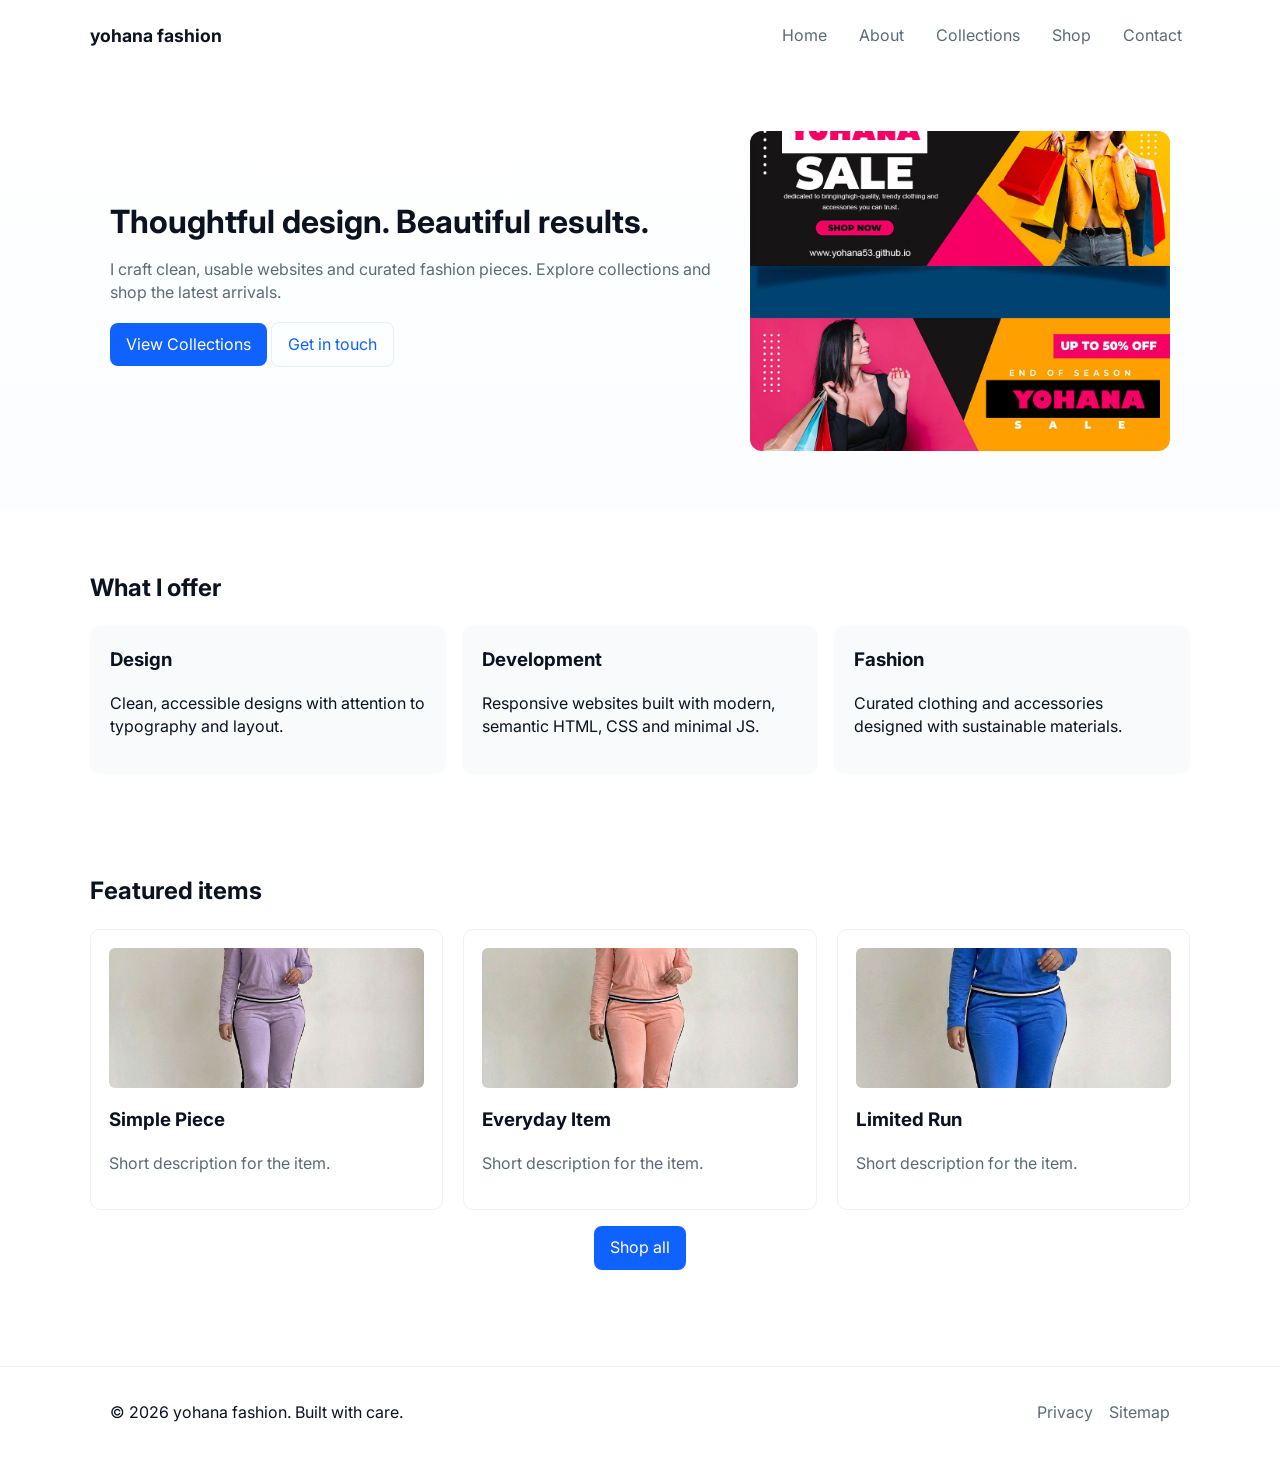
<file: index.html>
<!doctype html>
<html lang="en">
<head>
  <meta charset="utf-8">
  <meta name="viewport" content="width=device-width,initial-scale=1">
  <title>Yohana Fashion — Home</title>
  <meta name="description" content="Professional portfolio and shop — Yohana Fashion">
  <link rel="icon" href="/images/favicon.png">
  <link href="https://fonts.googleapis.com/css2?family=Inter:wght@300;400;600;700&display=swap" rel="stylesheet">
  <link rel="stylesheet" href="/style.css">
</head>
<body>
  <header class="site-header">
    <div class="container header-inner">
      <a class="brand" href="/">yohana fashion</a>
      <nav class="site-nav" id="site-nav">
        <a href="/">Home</a>
        <a href="/about.html">About</a>
        <a href="/collections.html">Collections</a>
        <a href="/shop.html">Shop</a>
        <a href="/contact.html">Contact</a>
      </nav>
      <button class="nav-toggle" id="nav-toggle" aria-label="Toggle navigation">☰</button>
    </div>
  </header>

  <main>
    <section class="hero">
      <div class="container">
        <div class="hero-grid">
          <div>
            <h1 class="hero-title">Thoughtful design. Beautiful results.</h1>
            <p class="hero-lead">I craft clean, usable websites and curated fashion pieces. Explore collections and shop the latest arrivals.</p>
            <p><a class="btn" href="/collections.html">View Collections</a> <a class="btn btn-ghost" href="/contact.html">Get in touch</a></p>
          </div>
          <div class="hero-image">
            <img src="/images/hero.jpg" alt="Yohana Fashion — hero" style="width:100%;border-radius:12px;display:block;object-fit:cover;max-height:320px;">
          </div>
        </div>
      </div>
    </section>

    <section class="container features">
      <h2>What I offer</h2>
      <div class="cards">
        <article class="card">
          <h3>Design</h3>
          <p>Clean, accessible designs with attention to typography and layout.</p>
        </article>
        <article class="card">
          <h3>Development</h3>
          <p>Responsive websites built with modern, semantic HTML, CSS and minimal JS.</p>
        </article>
        <article class="card">
          <h3>Fashion</h3>
          <p>Curated clothing and accessories designed with sustainable materials.</p>
        </article>
      </div>
    </section>

    <section class="container latest">
      <h2>Featured items</h2>
      <div class="grid">
        <article class="product">
          <div class="product-thumb"><img src="/images/product1.jpg" alt="Product 1" style="width:100%;height:140px;object-fit:cover;border-radius:6px"></div>
          <h3>Simple Piece</h3>
          <p class="muted">Short description for the item.</p>
        </article>
        <article class="product">
          <div class="product-thumb"><img src="/images/product2.jpg" alt="Product 2" style="width:100%;height:140px;object-fit:cover;border-radius:6px"></div>
          <h3>Everyday Item</h3>
          <p class="muted">Short description for the item.</p>
        </article>
        <article class="product">
          <div class="product-thumb"><img src="/images/product3.jpg" alt="Product 3" style="width:100%;height:140px;object-fit:cover;border-radius:6px"></div>
          <h3>Limited Run</h3>
          <p class="muted">Short description for the item.</p>
        </article>
      </div>
      <p class="align-center"><a class="btn" href="/shop.html">Shop all</a></p>
    </section>
  </main>

  <footer class="site-footer">
    <div class="container footer-inner">
      <p>&copy; <span id="year"></span> yohana fashion. Built with care.</p>
      <nav class="footer-nav">
        <a href="/privacy.html">Privacy</a>
        <a href="/sitemap.xml">Sitemap</a>
      </nav>
    </div>
  </footer>

  <script src="/script.js"></script>
</body>
</html>
</file>
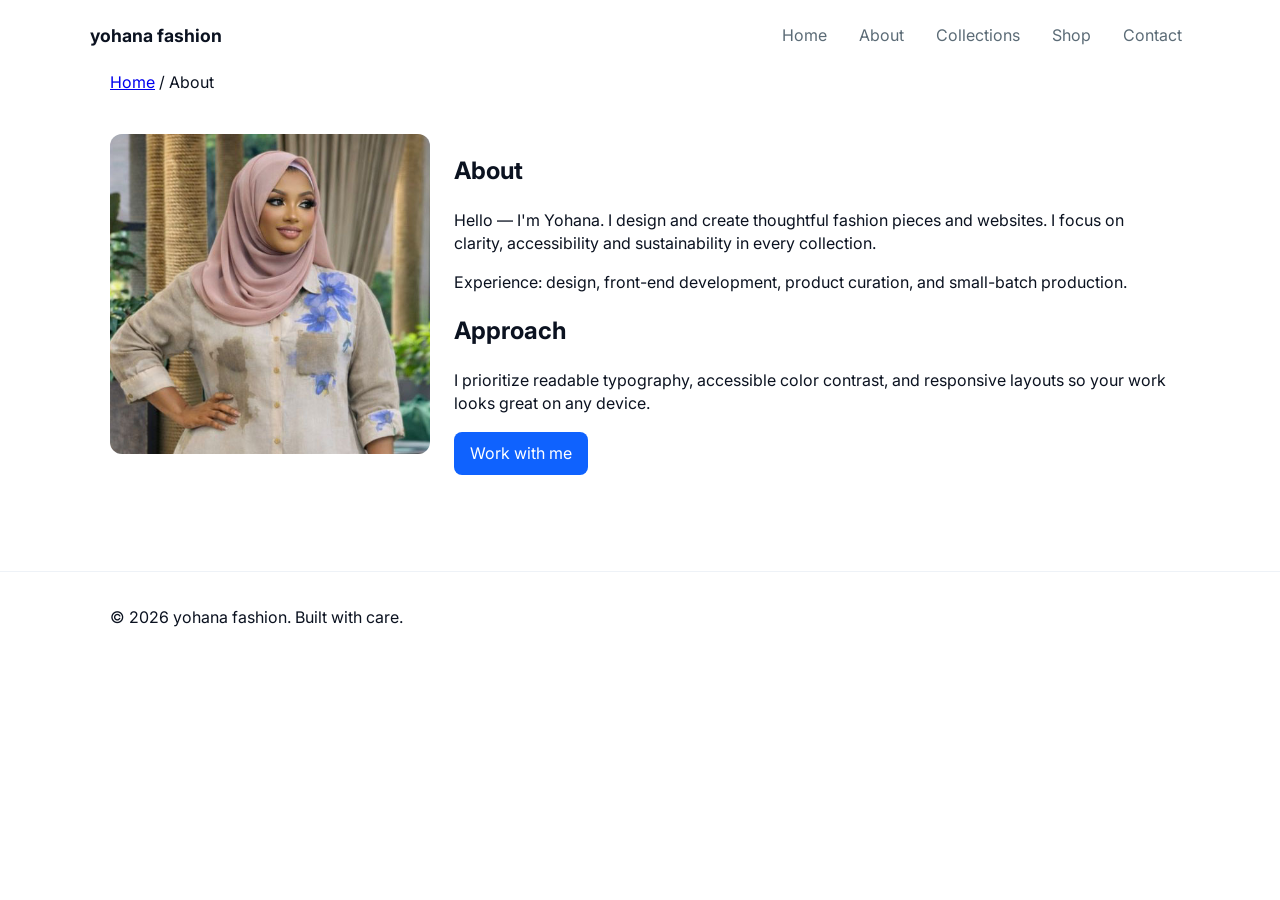
<file: about.html>
<!doctype html>
<html lang="en">
<head>
  <meta charset="utf-8">
  <meta name="viewport" content="width=device-width,initial-scale=1">
  <title>About — Yohana Fashion</title>
  <meta name="description" content="About Yohana Fashion — designer and maker">
  <link rel="icon" href="/images/favicon.png">
  <link href="https://fonts.googleapis.com/css2?family=Inter:wght@300;400;600;700&display=swap" rel="stylesheet">
  <link rel="stylesheet" href="/style.css">
</head>
<body>
  <header class="site-header">
    <div class="container header-inner">
      <a class="brand" href="/">yohana fashion</a>
      <nav class="site-nav" id="site-nav">
        <a href="/">Home</a>
        <a href="/about.html">About</a>
        <a href="/collections.html">Collections</a>
        <a href="/shop.html">Shop</a>
        <a href="/contact.html">Contact</a>
      </nav>
      <button class="nav-toggle" id="nav-toggle" aria-label="Toggle navigation">☰</button>
    </div>
  </header>

  <main class="container">
    <nav class="breadcrumb"><a href="/">Home</a> / About</nav>
    <section class="about">
      <div class="about-grid">
        <div class="about-photo"><img src="/images/founder.jpg" alt="Founder" style="width:100%;height:100%;object-fit:cover;border-radius:12px"></div>
        <div>
          <h1>About</h1>
          <p>Hello — I'm Yohana. I design and create thoughtful fashion pieces and websites. I focus on clarity, accessibility and sustainability in every collection.</p>
          <p>Experience: design, front-end development, product curation, and small-batch production.</p>
          <h2>Approach</h2>
          <p>I prioritize readable typography, accessible color contrast, and responsive layouts so your work looks great on any device.</p>
          <p><a class="btn" href="/contact.html">Work with me</a></p>
        </div>
      </div>
    </section>
  </main>

  <footer class="site-footer">
    <div class="container footer-inner">
      <p>&copy; <span id="year"></span> yohana fashion. Built with care.</p>
    </div>
  </footer>

  <script src="/script.js"></script>
</body>
</html>
</file>
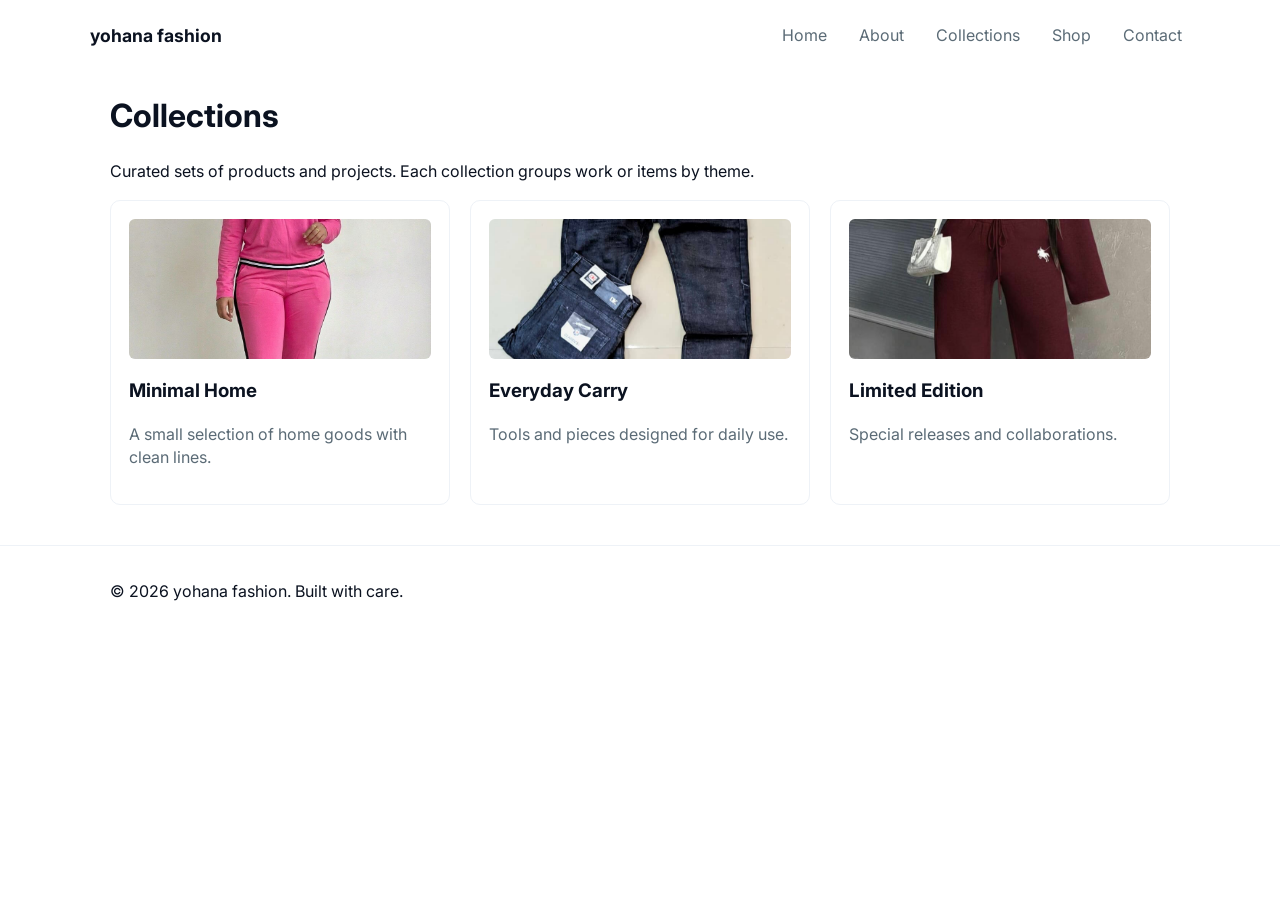
<file: collections.html>
<!doctype html>
<html lang="en">
<head>
  <meta charset="utf-8">
  <meta name="viewport" content="width=device-width,initial-scale=1">
  <title>Collections — Yohana Fashion</title>
  <meta name="description" content="Collections of curated items and projects">
  <link rel="icon" href="/images/favicon.png">
  <link href="https://fonts.googleapis.com/css2?family=Inter:wght@300;400;600;700&display=swap" rel="stylesheet">
  <link rel="stylesheet" href="/style.css">
</head>
<body>
  <header class="site-header">
    <div class="container header-inner">
      <a class="brand" href="/">yohana fashion</a>
      <nav class="site-nav" id="site-nav">
        <a href="/">Home</a>
        <a href="/about.html">About</a>
        <a href="/collections.html">Collections</a>
        <a href="/shop.html">Shop</a>
        <a href="/contact.html">Contact</a>
      </nav>
      <button class="nav-toggle" id="nav-toggle" aria-label="Toggle navigation">☰</button>
    </div>
  </header>

  <main class="container">
    <h1>Collections</h1>
    <p>Curated sets of products and projects. Each collection groups work or items by theme.</p>

    <div class="grid">
      <article class="product">
        <div class="product-thumb"><img src="/images/product4.jpg" alt="Minimal Home" style="width:100%;height:140px;object-fit:cover;border-radius:6px"></div>
        <h3>Minimal Home</h3>
        <p class="muted">A small selection of home goods with clean lines.</p>
      </article>
      <article class="product">
        <div class="product-thumb"><img src="/images/product5.jpg" alt="Everyday Carry" style="width:100%;height:140px;object-fit:cover;border-radius:6px"></div>
        <h3>Everyday Carry</h3>
        <p class="muted">Tools and pieces designed for daily use.</p>
      </article>
      <article class="product">
        <div class="product-thumb"><img src="/images/product6.jpg" alt="Limited Edition" style="width:100%;height:140px;object-fit:cover;border-radius:6px"></div>
        <h3>Limited Edition</h3>
        <p class="muted">Special releases and collaborations.</p>
      </article>
    </div>
  </main>

  <footer class="site-footer">
    <div class="container footer-inner">
      <p>&copy; <span id="year"></span> yohana fashion. Built with care.</p>
    </div>
  </footer>

  <script src="/script.js"></script>
</body>
</html>
</file>
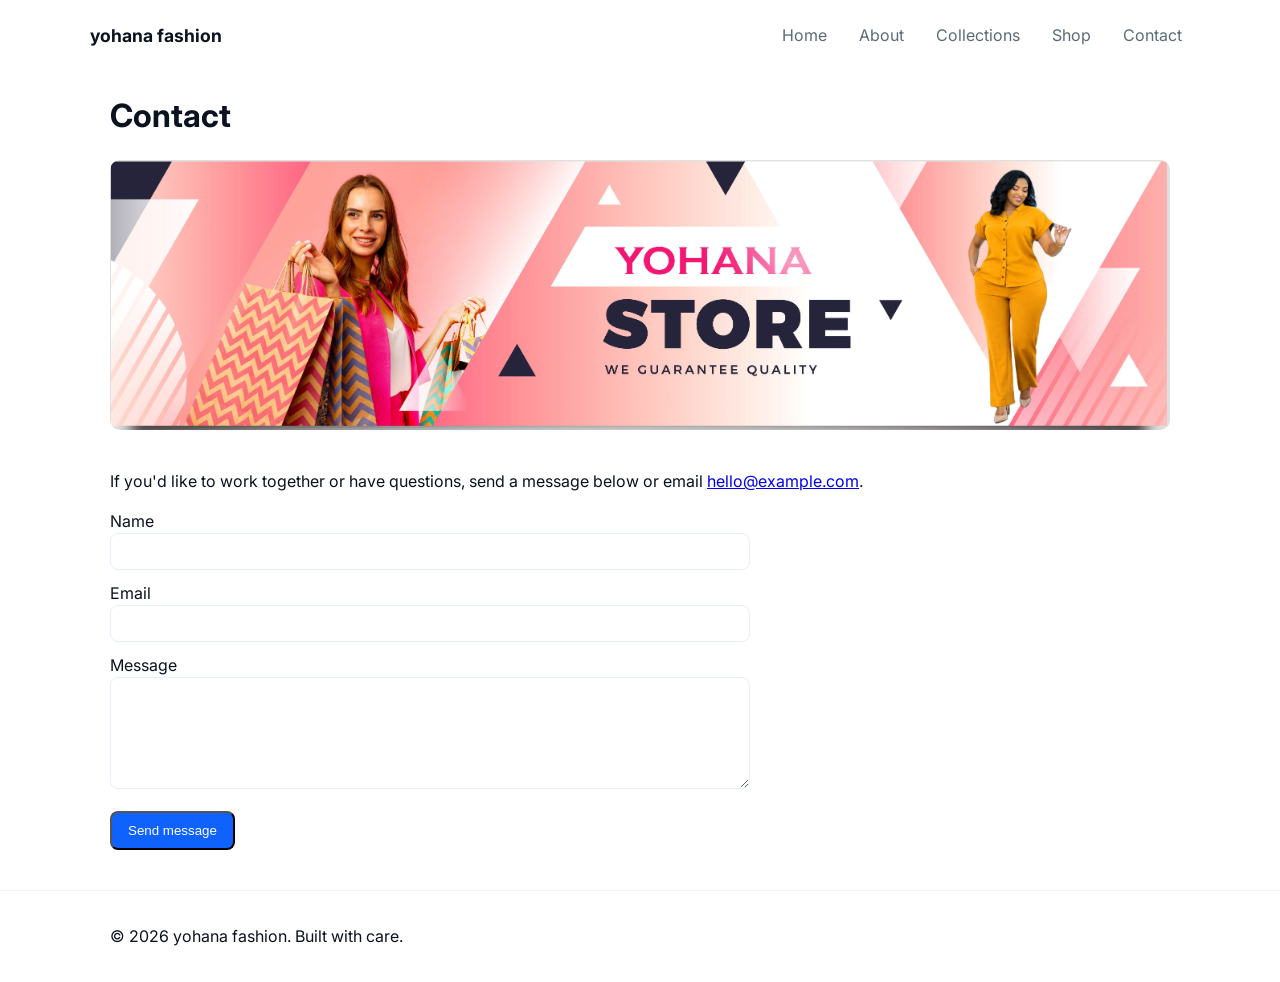
<file: contact.html>
<!doctype html>
<html lang="en">
<head>
  <meta charset="utf-8">
  <meta name="viewport" content="width=device-width,initial-scale=1">
  <title>Contact — Yohana Fashion</title>
  <meta name="description" content="Contact Yohana Fashion for projects and orders">
  <link rel="icon" href="/images/favicon.png">
  <link href="https://fonts.googleapis.com/css2?family=Inter:wght@300;400;600;700&display=swap" rel="stylesheet">
  <link rel="stylesheet" href="/style.css">
</head>
<body>
  <header class="site-header">
    <div class="container header-inner">
      <a class="brand" href="/">yohana fashion</a>
      <nav class="site-nav" id="site-nav">
        <a href="/">Home</a>
        <a href="/about.html">About</a>
        <a href="/collections.html">Collections</a>
        <a href="/shop.html">Shop</a>
        <a href="/contact.html">Contact</a>
      </nav>
      <button class="nav-toggle" id="nav-toggle" aria-label="Toggle navigation">☰</button>
    </div>
  </header>

  <main class="container">
    <h1>Contact</h1>
    <img src="/images/storebanner.jpg" alt="Store banner" style="width:100%;border-radius:10px;margin-bottom:18px;object-fit:cover">
    <p>If you'd like to work together or have questions, send a message below or email <a href="mailto:hello@example.com">hello@example.com</a>.</p>

    <form id="contact-form" class="contact-form" action="#" method="post" novalidate>
      <label>
        Name
        <input type="text" name="name" required>
      </label>
      <label>
        Email
        <input type="email" name="email" required>
      </label>
      <label>
        Message
        <textarea name="message" rows="6" required></textarea>
      </label>
      <p><button class="btn" type="submit">Send message</button></p>
      <p id="form-status" class="muted"></p>
    </form>
  </main>

  <footer class="site-footer">
    <div class="container footer-inner">
      <p>&copy; <span id="year"></span> yohana fashion. Built with care.</p>
    </div>
  </footer>

  <script src="/script.js"></script>
</body>
</html>
</file>
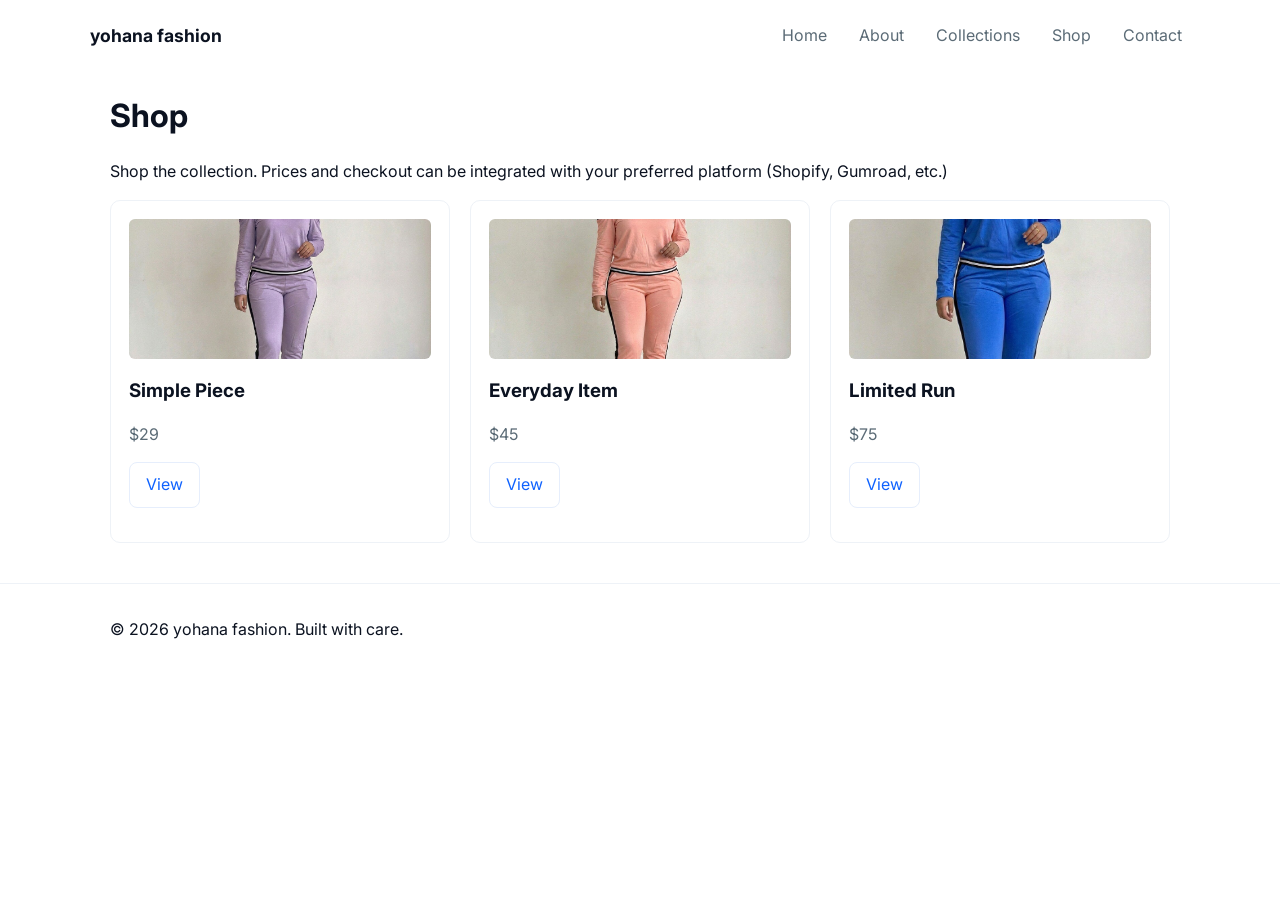
<file: shop.html>
<!doctype html>
<html lang="en">
<head>
  <meta charset="utf-8">
  <meta name="viewport" content="width=device-width,initial-scale=1">
  <title>Shop — Yohana Fashion</title>
  <meta name="description" content="Shop — curated items by Yohana Fashion">
  <link rel="icon" href="/images/favicon.png">
  <link href="https://fonts.googleapis.com/css2?family=Inter:wght@300;400;600;700&display=swap" rel="stylesheet">
  <link rel="stylesheet" href="/style.css">
</head>
<body>
  <header class="site-header">
    <div class="container header-inner">
      <a class="brand" href="/">yohana fashion</a>
      <nav class="site-nav" id="site-nav">
        <a href="/">Home</a>
        <a href="/about.html">About</a>
        <a href="/collections.html">Collections</a>
        <a href="/shop.html">Shop</a>
        <a href="/contact.html">Contact</a>
      </nav>
      <button class="nav-toggle" id="nav-toggle" aria-label="Toggle navigation">☰</button>
    </div>
  </header>

  <main class="container">
    <h1>Shop</h1>
    <p>Shop the collection. Prices and checkout can be integrated with your preferred platform (Shopify, Gumroad, etc.)</p>

    <div class="grid">
      <article class="product">
        <div class="product-thumb"><img src="/images/product1.jpg" alt="Simple Piece" style="width:100%;height:140px;object-fit:cover;border-radius:6px"></div>
        <h3>Simple Piece</h3>
        <p class="muted">$29</p>
        <p><a class="btn btn-ghost" href="#">View</a></p>
      </article>
      <article class="product">
        <div class="product-thumb"><img src="/images/product2.jpg" alt="Everyday Item" style="width:100%;height:140px;object-fit:cover;border-radius:6px"></div>
        <h3>Everyday Item</h3>
        <p class="muted">$45</p>
        <p><a class="btn btn-ghost" href="#">View</a></p>
      </article>
      <article class="product">
        <div class="product-thumb"><img src="/images/product3.jpg" alt="Limited Run" style="width:100%;height:140px;object-fit:cover;border-radius:6px"></div>
        <h3>Limited Run</h3>
        <p class="muted">$75</p>
        <p><a class="btn btn-ghost" href="#">View</a></p>
      </article>
    </div>
  </main>

  <footer class="site-footer">
    <div class="container footer-inner">
      <p>&copy; <span id="year"></span> yohana fashion. Built with care.</p>
    </div>
  </footer>

  <script src="/script.js"></script>
</body>
</html>
</file>
<file: style.css>
/* Global styles for Yohana site — clean, responsive and accessible */
:root{
  --bg: #ffffff;
  --text: #0b1220;
  --muted: #5b6b76;
  --accent: #0f62fe;
  --radius: 8px;
  --container: 1100px;
  --gap: 24px;
  --card-bg: #f8fafc;
}
*{box-sizing:border-box}
html,body{height:100%}
body{
  margin:0;font-family:Inter,system-ui,-apple-system,"Segoe UI",Roboto,"Helvetica Neue",Arial;
  color:var(--text);background:var(--bg);-webkit-font-smoothing:antialiased;
  line-height:1.45;font-size:16px;
}
.container{max-width:var(--container);margin:0 auto;padding:0 20px}
.header-inner{display:flex;align-items:center;justify-content:space-between;padding:18px 0}
.brand{font-weight:700;color:var(--text);text-decoration:none;font-size:1.1rem}
.site-nav{display:flex;gap:16px}
.site-nav a{color:var(--muted);text-decoration:none;padding:6px 8px;border-radius:6px}
.site-nav a:hover{color:var(--text);background:rgba(15,98,254,0.06)}
.nav-toggle{display:none;background:none;border:0;font-size:1.2rem}

.hero{padding:60px 0;background:linear-gradient(180deg, #ffffff 0%, #fbfdff 100%)}
.hero-grid{display:grid;grid-template-columns:1fr 420px;gap:32px;align-items:center}
.hero-title{font-size:2rem;margin:0 0 12px}
.hero-lead{color:var(--muted);margin:0 0 18px}
.placeholder{background:linear-gradient(135deg,#eef6ff,#f8fbff);border-radius:12px;height:260px;display:flex;align-items:center;justify-content:center;color:var(--muted);font-weight:600}

.features{padding:40px 0}
.cards{display:flex;gap:16px}
.card{background:var(--card-bg);padding:20px;border-radius:10px;flex:1}
.card h3{margin-top:0}

.latest{padding:40px 0}
.grid{display:grid;grid-template-columns:repeat(3,1fr);gap:20px}
.product{background:#fff;border:1px solid #eef2f7;padding:18px;border-radius:10px}
.product-thumb{height:140px;border-radius:8px;background:#f3f4f6;display:flex;align-items:center;justify-content:center;color:var(--muted);font-weight:600}
.muted{color:var(--muted)}
.align-center{text-align:center}

.btn{display:inline-block;background:var(--accent);color:#fff;padding:10px 16px;border-radius:8px;text-decoration:none}
.btn-ghost{background:transparent;border:1px solid #e6eefc;color:var(--accent)}

.site-footer{border-top:1px solid #eef2f7;padding:18px 0;margin-top:40px}
.footer-inner{display:flex;justify-content:space-between;align-items:center}
.footer-nav a{color:var(--muted);text-decoration:none;margin-left:12px}

/* Layout for about */
.about{padding:40px 0}
.about-grid{display:grid;grid-template-columns:320px 1fr;gap:24px;align-items:start}
.about-photo{height:320px;border-radius:12px;background:#f3f4f6}

.contact-form{max-width:640px}
.contact-form label{display:block;margin-bottom:12px}
.contact-form input,.contact-form textarea{width:100%;padding:10px;border-radius:8px;border:1px solid #e6eefc}

/* Responsive */
@media (max-width:900px){
  .hero-grid{grid-template-columns:1fr}
  .grid{grid-template-columns:repeat(2,1fr)}
  .about-grid{grid-template-columns:1fr}
}
@media (max-width:600px){
  .site-nav{display:none;position:absolute;top:64px;right:20px;background:#fff;padding:12px;border-radius:8px;box-shadow:0 6px 20px rgba(2,6,23,0.08);flex-direction:column}
  .nav-toggle{display:block}
  .grid{grid-template-columns:1fr}
  .cards{flex-direction:column}
  .footer-inner{flex-direction:column;gap:8px}
}
</file>
